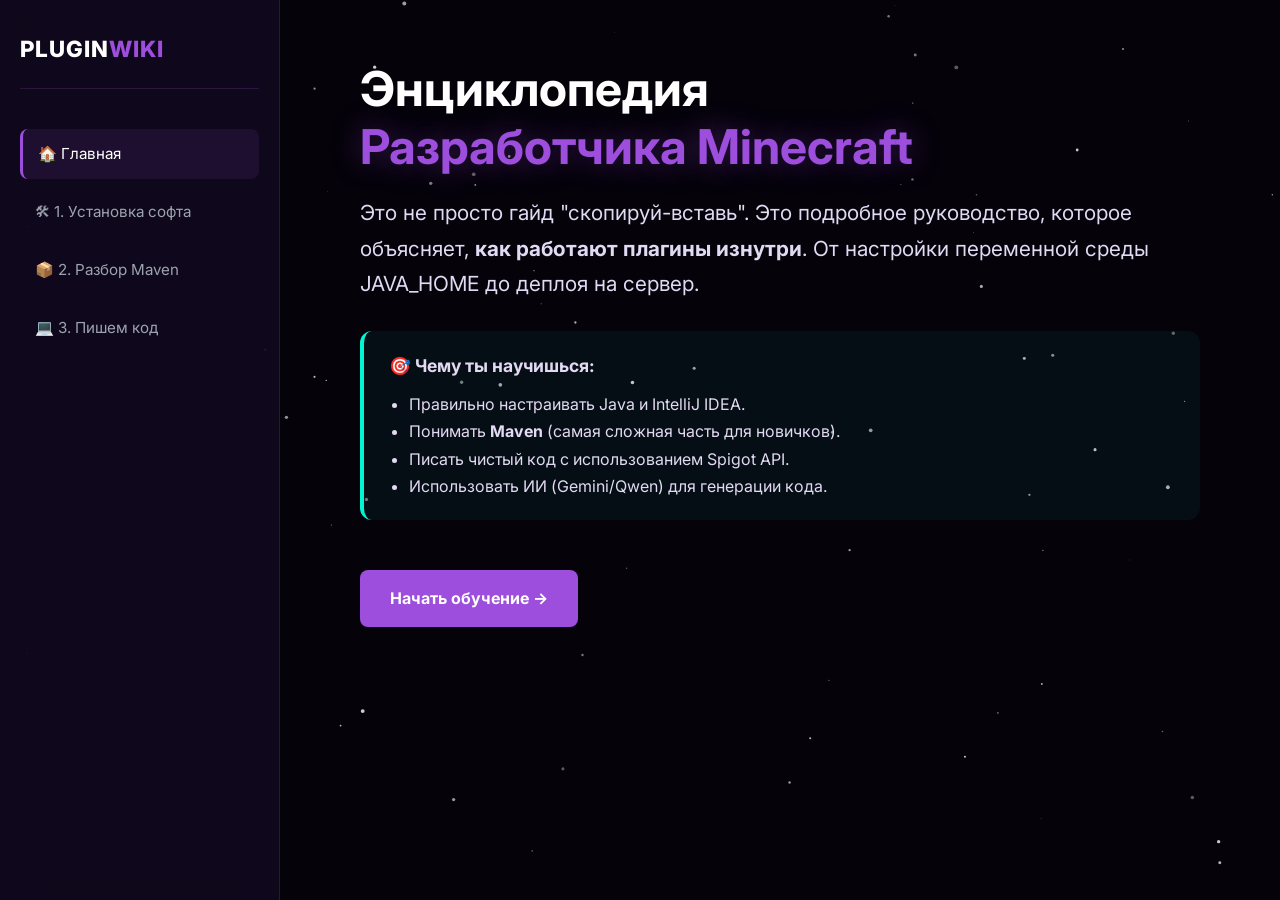
<file: index.html>
<!DOCTYPE html>
<html lang="ru">
<head>
    <meta charset="UTF-8">
    <title>Wiki: Создание плагинов</title>
    <link rel="stylesheet" href="style.css">
</head>
<body>
    <nav class="sidebar">
        <div class="logo">Plugin<span>Wiki</span></div>
        <ul class="nav-links">
            <li><a href="index.html">🏠 Главная</a></li>
            <li><a href="setup.html">🛠 1. Установка софта</a></li>
            <li><a href="maven.html">📦 2. Разбор Maven</a></li>
            <li><a href="coding.html">💻 3. Пишем код</a></li>
        </ul>
    </nav>

    <main class="main-content">
        <h1>Энциклопедия<br><span>Разработчика Minecraft</span></h1>
        <p style="font-size: 1.3rem; max-width: 800px;">
            Это не просто гайд "скопируй-вставь". Это подробное руководство, которое объясняет, 
            <strong>как работают плагины изнутри</strong>. От настройки переменной среды JAVA_HOME до деплоя на сервер.
        </p>

        <div class="alert alert-info">
            <h4>🎯 Чему ты научишься:</h4>
            <ul style="margin-left: 20px;">
                <li>Правильно настраивать Java и IntelliJ IDEA.</li>
                <li>Понимать <strong>Maven</strong> (самая сложная часть для новичков).</li>
                <li>Писать чистый код с использованием Spigot API.</li>
                <li>Использовать ИИ (Gemini/Qwen) для генерации кода.</li>
            </ul>
        </div>
        
        <a href="setup.html" style="background: var(--primary); color: white; padding: 15px 30px; text-decoration: none; border-radius: 8px; display: inline-block; margin-top: 20px; font-weight: bold;">Начать обучение →</a>
    </main>

    <script src="script.js"></script>
</body>
</html>
</file>
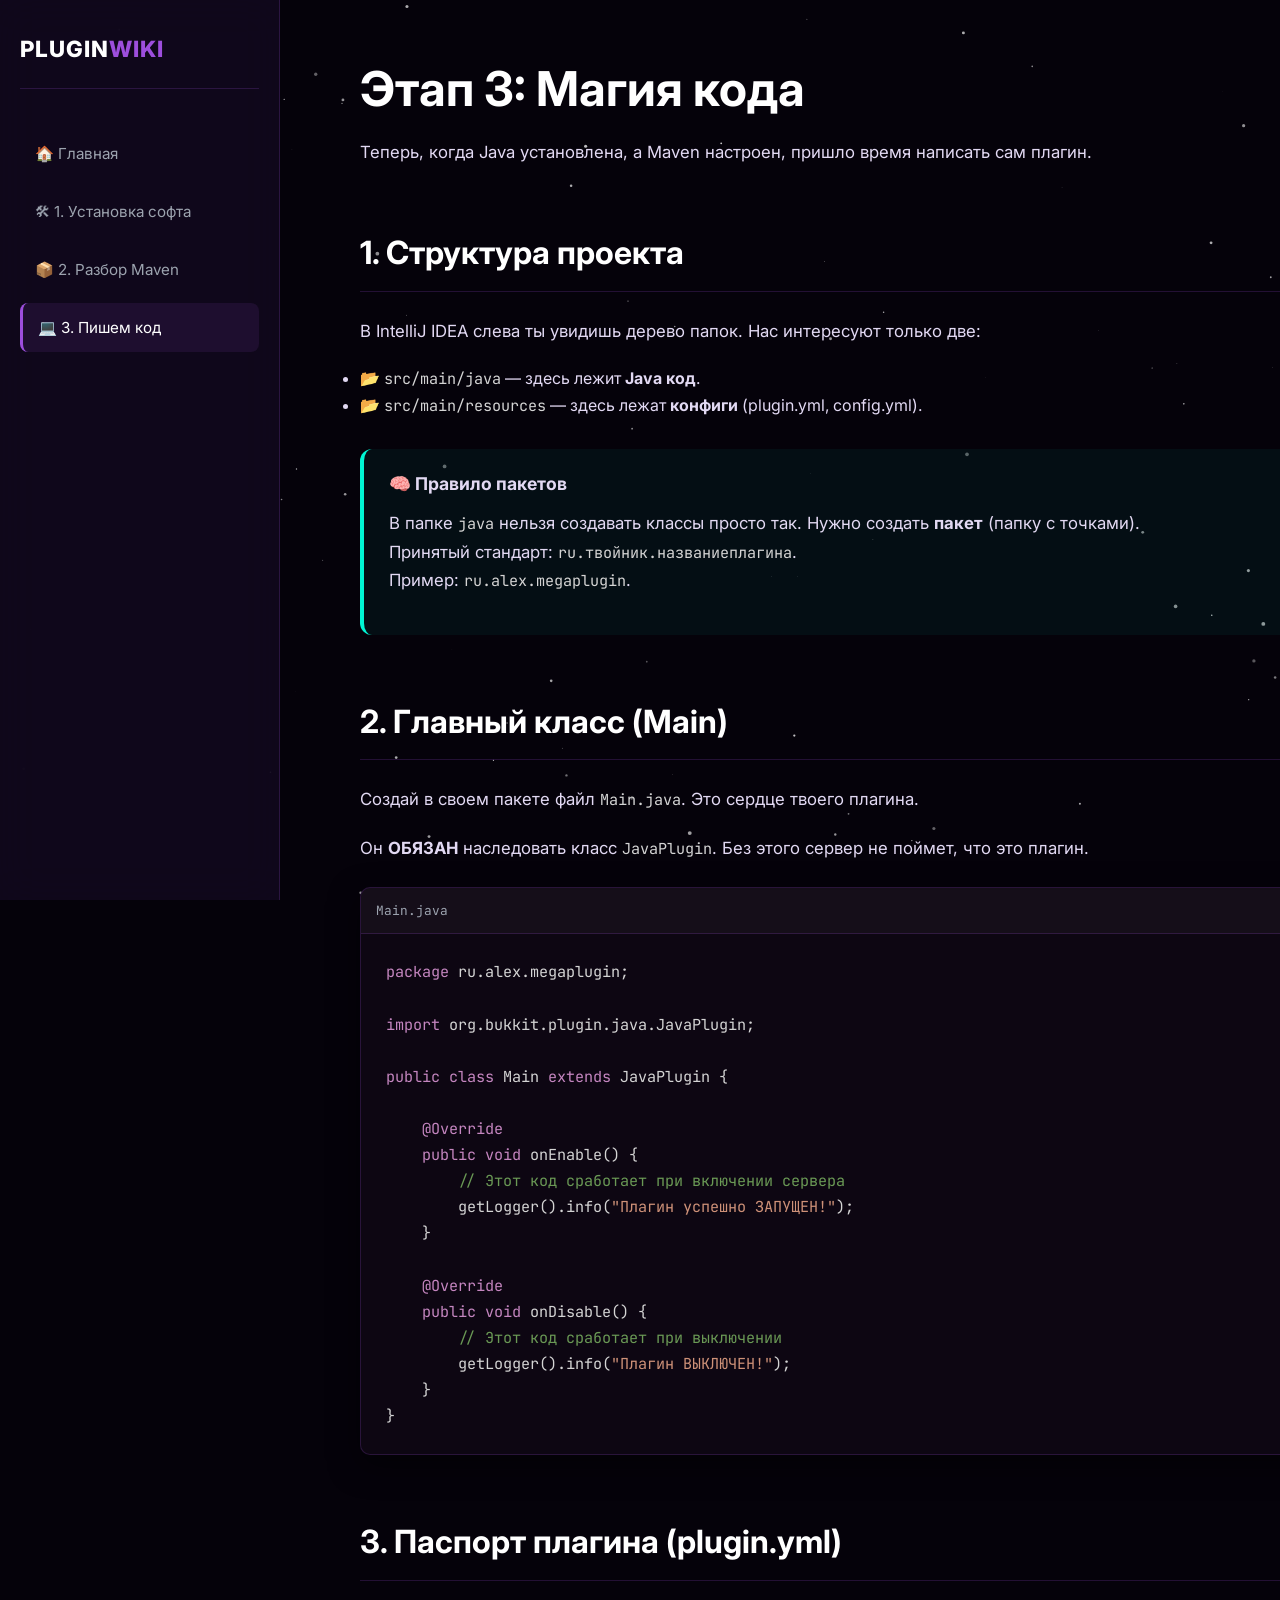
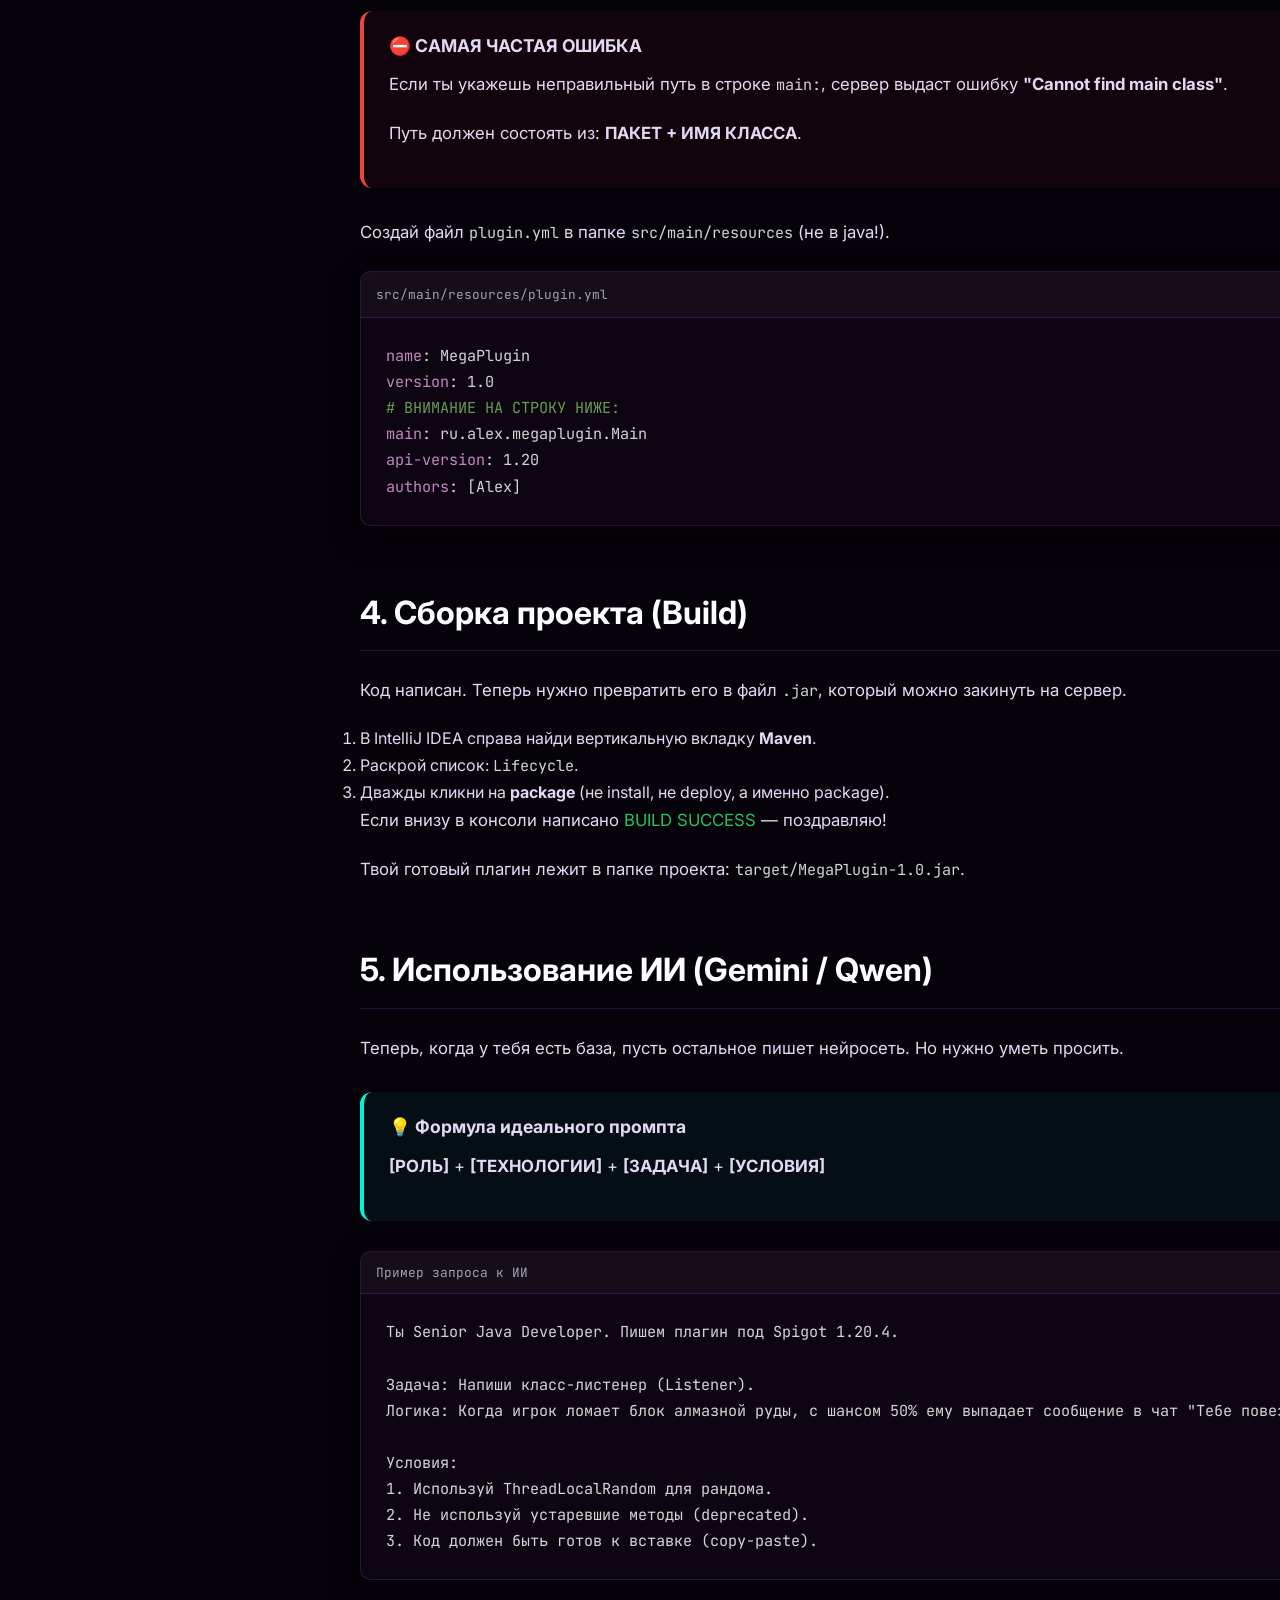
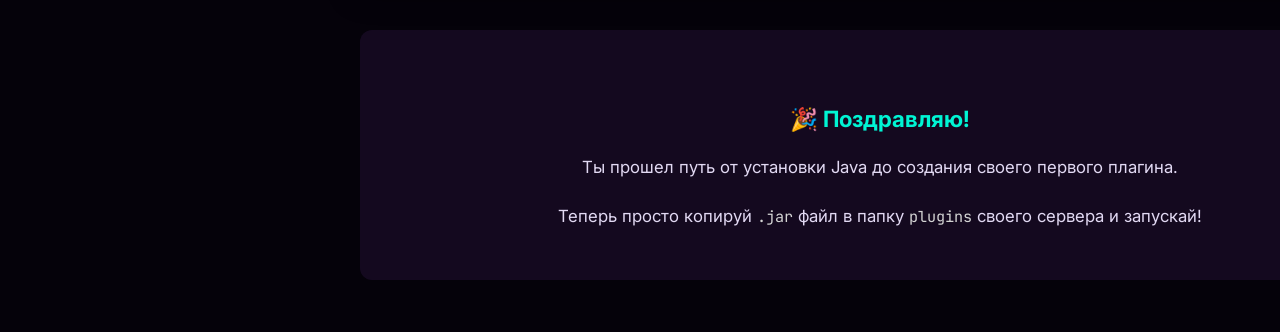
<file: coding.html>
<!DOCTYPE html>
<html lang="ru">
<head>
    <meta charset="UTF-8">
    <title>Этап 3: Кодинг и Сборка</title>
    <link rel="stylesheet" href="style.css">
</head>
<body>
    <nav class="sidebar">
        <div class="logo">Plugin<span>Wiki</span></div>
        <ul class="nav-links">
            <li><a href="index.html">🏠 Главная</a></li>
            <li><a href="setup.html">🛠 1. Установка софта</a></li>
            <li><a href="maven.html">📦 2. Разбор Maven</a></li>
            <li><a href="coding.html" class="active">💻 3. Пишем код</a></li>
        </ul>
    </nav>

    <main class="main-content">
        <h1>Этап 3: Магия кода</h1>
        <p>Теперь, когда Java установлена, а Maven настроен, пришло время написать сам плагин.</p>

        <h2>1. Структура проекта</h2>
        <p>В IntelliJ IDEA слева ты увидишь дерево папок. Нас интересуют только две:</p>
        <ul>
            <li>📂 <code>src/main/java</code> — здесь лежит <strong>Java код</strong>.</li>
            <li>📂 <code>src/main/resources</code> — здесь лежат <strong>конфиги</strong> (plugin.yml, config.yml).</li>
        </ul>

        <div class="alert alert-info">
            <h4>🧠 Правило пакетов</h4>
            <p>В папке <code>java</code> нельзя создавать классы просто так. Нужно создать <strong>пакет</strong> (папку с точками).<br>
            Принятый стандарт: <code>ru.твойник.названиеплагина</code>.<br>
            Пример: <code>ru.alex.megaplugin</code>.</p>
        </div>

        <h2>2. Главный класс (Main)</h2>
        <p>Создай в своем пакете файл <code>Main.java</code>. Это сердце твоего плагина.</p>
        <p>Он <strong>ОБЯЗАН</strong> наследовать класс <code>JavaPlugin</code>. Без этого сервер не поймет, что это плагин.</p>

        <div class="code-box">
            <div class="code-header"><span class="filename">Main.java</span><button class="copy-btn">Копировать</button></div>
            <pre><code><span class="kw">package</span> ru.alex.megaplugin;

<span class="kw">import</span> org.bukkit.plugin.java.JavaPlugin;

<span class="kw">public class</span> Main <span class="kw">extends</span> JavaPlugin {

    <span class="kw">@Override</span>
    <span class="kw">public void</span> onEnable() {
        <span class="com">// Этот код сработает при включении сервера</span>
        getLogger().info(<span class="str">"Плагин успешно ЗАПУЩЕН!"</span>);
    }

    <span class="kw">@Override</span>
    <span class="kw">public void</span> onDisable() {
        <span class="com">// Этот код сработает при выключении</span>
        getLogger().info(<span class="str">"Плагин ВЫКЛЮЧЕН!"</span>);
    }
}</code></pre>
        </div>

        <h2>3. Паспорт плагина (plugin.yml)</h2>
        <div class="alert alert-danger">
            <h4>⛔️ САМАЯ ЧАСТАЯ ОШИБКА</h4>
            <p>Если ты укажешь неправильный путь в строке <code>main:</code>, сервер выдаст ошибку <strong>"Cannot find main class"</strong>.</p>
            <p>Путь должен состоять из: <strong>ПАКЕТ + ИМЯ КЛАССА</strong>.</p>
        </div>

        <p>Создай файл <code>plugin.yml</code> в папке <code>src/main/resources</code> (не в java!).</p>

        <div class="code-box">
            <div class="code-header"><span class="filename">src/main/resources/plugin.yml</span><button class="copy-btn">Копировать</button></div>
            <pre><code><span class="kw">name</span>: MegaPlugin
<span class="kw">version</span>: 1.0
<span class="com"># ВНИМАНИЕ НА СТРОКУ НИЖЕ:</span>
<span class="kw">main</span>: ru.alex.megaplugin.Main
<span class="kw">api-version</span>: 1.20
<span class="kw">authors</span>: [Alex]</code></pre>
        </div>

        <h2>4. Сборка проекта (Build)</h2>
        <p>Код написан. Теперь нужно превратить его в файл <code>.jar</code>, который можно закинуть на сервер.</p>
        <ol>
            <li>В IntelliJ IDEA справа найди вертикальную вкладку <strong>Maven</strong>.</li>
            <li>Раскрой список: <code>Lifecycle</code>.</li>
            <li>Дважды кликни на <strong>package</strong> (не install, не deploy, а именно package).</li>
        </ol>
        <p>Если внизу в консоли написано <span style="color:var(--success)">BUILD SUCCESS</span> — поздравляю!</p>
        <p>Твой готовый плагин лежит в папке проекта: <code>target/MegaPlugin-1.0.jar</code>.</p>

        <h2>5. Использование ИИ (Gemini / Qwen)</h2>
        <p>Теперь, когда у тебя есть база, пусть остальное пишет нейросеть. Но нужно уметь просить.</p>

        <div class="alert alert-info">
            <h4>💡 Формула идеального промпта</h4>
            <p><strong>[РОЛЬ]</strong> + <strong>[ТЕХНОЛОГИИ]</strong> + <strong>[ЗАДАЧА]</strong> + <strong>[УСЛОВИЯ]</strong></p>
        </div>

        <div class="code-box">
            <div class="code-header"><span class="filename">Пример запроса к ИИ</span></div>
            <pre><code>Ты Senior Java Developer. Пишем плагин под Spigot 1.20.4.

Задача: Напиши класс-листенер (Listener).
Логика: Когда игрок ломает блок алмазной руды, с шансом 50% ему выпадает сообщение в чат "Тебе повезло!", а с шансом 50% бьет молния.

Условия:
1. Используй ThreadLocalRandom для рандома.
2. Не используй устаревшие методы (deprecated).
3. Код должен быть готов к вставке (copy-paste).</code></pre>
        </div>

        <div style="margin-top: 50px; padding: 30px; background: rgba(157, 78, 221, 0.1); border-radius: 12px; text-align: center;">
            <h3>🎉 Поздравляю!</h3>
            <p>Ты прошел путь от установки Java до создания своего первого плагина.</p>
            <p>Теперь просто копируй <code>.jar</code> файл в папку <code>plugins</code> своего сервера и запускай!</p>
        </div>

    </main>
    <script src="script.js"></script>
</body>
</html>
</file>
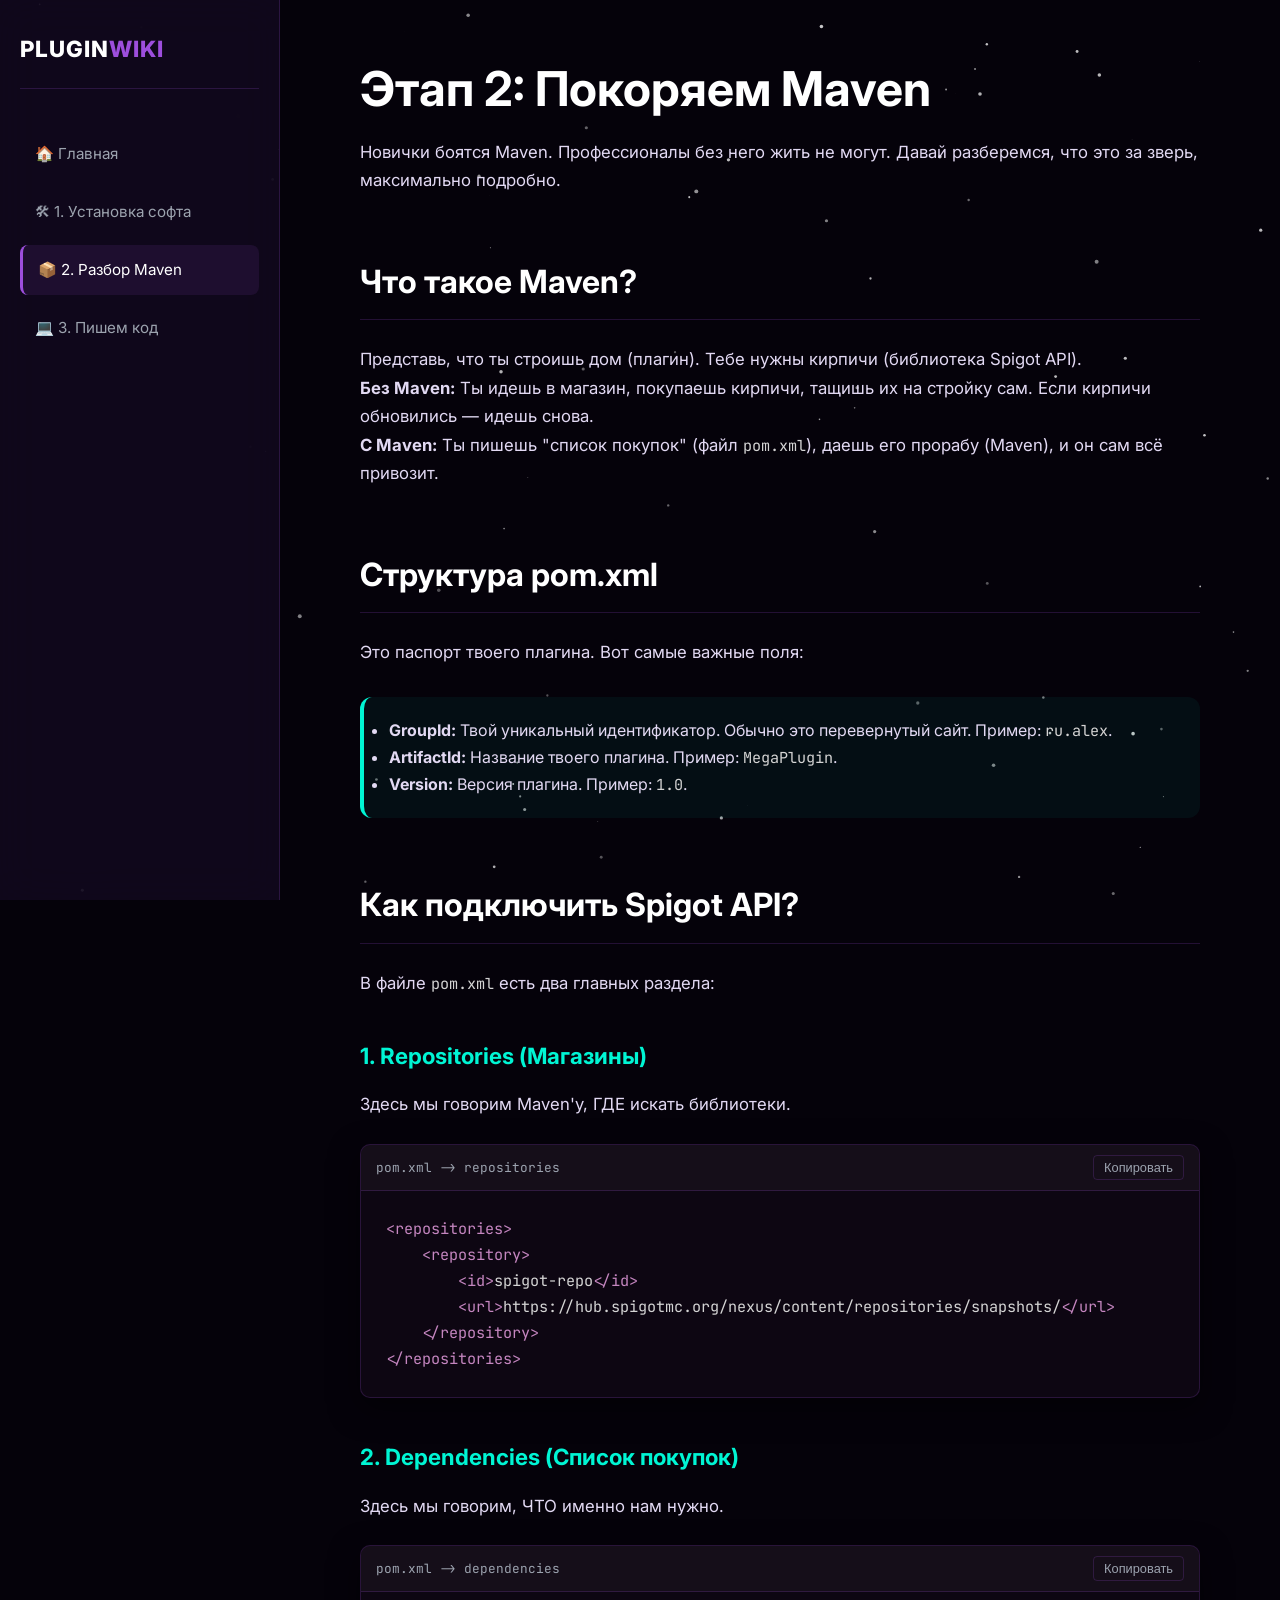
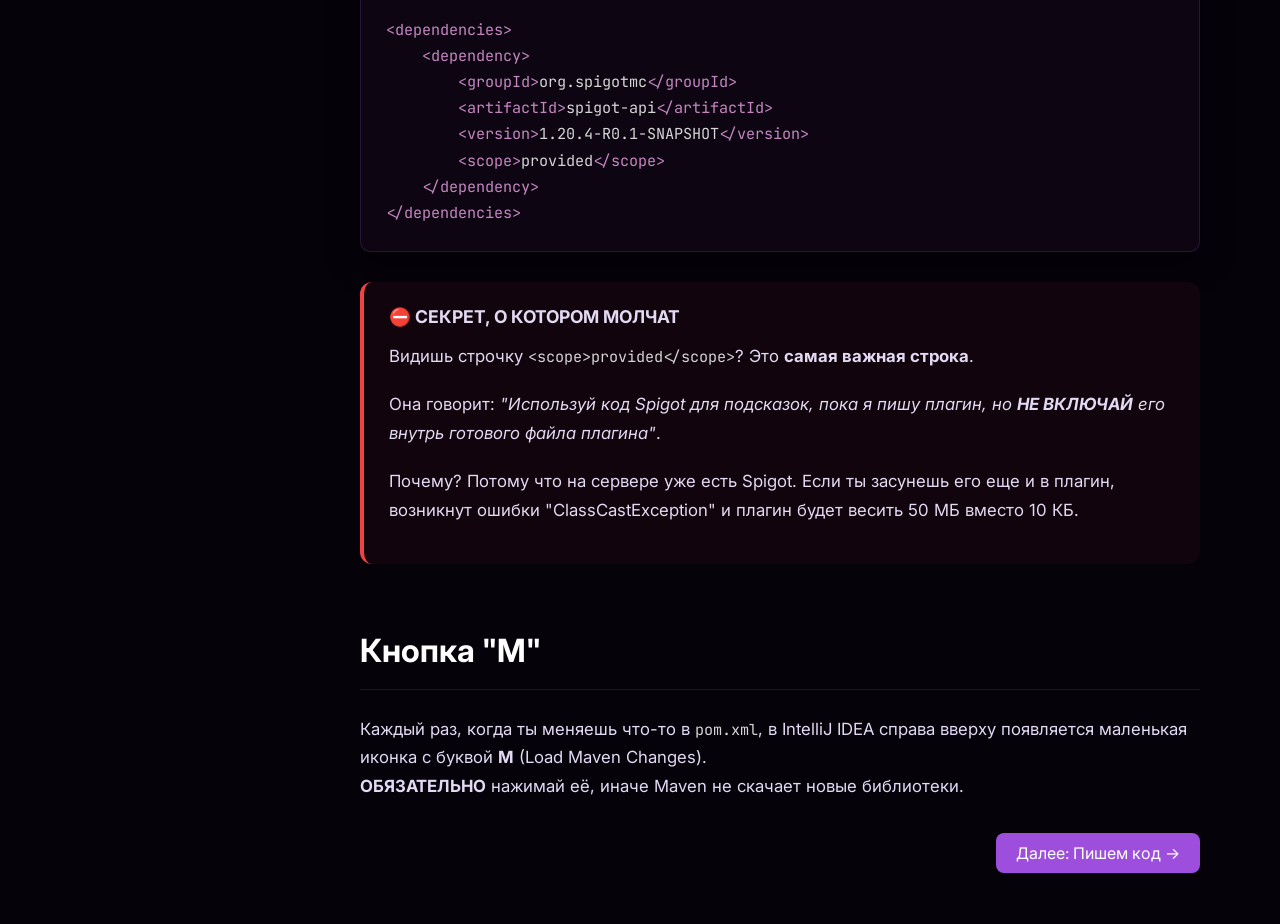
<file: maven.html>
<!DOCTYPE html>
<html lang="ru">
<head>
    <meta charset="UTF-8">
    <title>Этап 2: Maven Deep Dive</title>
    <link rel="stylesheet" href="style.css">
</head>
<body>
    <nav class="sidebar">
        <div class="logo">Plugin<span>Wiki</span></div>
        <ul class="nav-links">
            <li><a href="index.html">🏠 Главная</a></li>
            <li><a href="setup.html">🛠 1. Установка софта</a></li>
            <li><a href="maven.html" class="active">📦 2. Разбор Maven</a></li>
            <li><a href="coding.html">💻 3. Пишем код</a></li>
        </ul>
    </nav>

    <main class="main-content">
        <h1>Этап 2: Покоряем Maven</h1>
        <p>Новички боятся Maven. Профессионалы без него жить не могут. Давай разберемся, что это за зверь, максимально подробно.</p>

        <h2>Что такое Maven?</h2>
        <p>Представь, что ты строишь дом (плагин). Тебе нужны кирпичи (библиотека Spigot API). 
        <br><strong>Без Maven:</strong> Ты идешь в магазин, покупаешь кирпичи, тащишь их на стройку сам. Если кирпичи обновились — идешь снова.
        <br><strong>С Maven:</strong> Ты пишешь "список покупок" (файл <code>pom.xml</code>), даешь его прорабу (Maven), и он сам всё привозит.</p>

        <h2>Структура pom.xml</h2>
        <p>Это паспорт твоего плагина. Вот самые важные поля:</p>
        
        <div class="alert alert-info">
            <ul>
                <li><strong>GroupId:</strong> Твой уникальный идентификатор. Обычно это перевернутый сайт. Пример: <code>ru.alex</code>.</li>
                <li><strong>ArtifactId:</strong> Название твоего плагина. Пример: <code>MegaPlugin</code>.</li>
                <li><strong>Version:</strong> Версия плагина. Пример: <code>1.0</code>.</li>
            </ul>
        </div>

        <h2>Как подключить Spigot API?</h2>
        <p>В файле <code>pom.xml</code> есть два главных раздела:</p>
        
        <h3>1. Repositories (Магазины)</h3>
        <p>Здесь мы говорим Maven'у, ГДЕ искать библиотеки.</p>
        <div class="code-box">
            <div class="code-header"><span class="filename">pom.xml -> repositories</span><button class="copy-btn">Копировать</button></div>
            <pre><code><span class="kw">&lt;repositories&gt;</span>
    <span class="kw">&lt;repository&gt;</span>
        <span class="kw">&lt;id&gt;</span>spigot-repo<span class="kw">&lt;/id&gt;</span>
        <span class="kw">&lt;url&gt;</span>https://hub.spigotmc.org/nexus/content/repositories/snapshots/<span class="kw">&lt;/url&gt;</span>
    <span class="kw">&lt;/repository&gt;</span>
<span class="kw">&lt;/repositories&gt;</span></code></pre>
        </div>

        <h3>2. Dependencies (Список покупок)</h3>
        <p>Здесь мы говорим, ЧТО именно нам нужно.</p>
        <div class="code-box">
            <div class="code-header"><span class="filename">pom.xml -> dependencies</span><button class="copy-btn">Копировать</button></div>
            <pre><code><span class="kw">&lt;dependencies&gt;</span>
    <span class="kw">&lt;dependency&gt;</span>
        <span class="kw">&lt;groupId&gt;</span>org.spigotmc<span class="kw">&lt;/groupId&gt;</span>
        <span class="kw">&lt;artifactId&gt;</span>spigot-api<span class="kw">&lt;/artifactId&gt;</span>
        <span class="kw">&lt;version&gt;</span>1.20.4-R0.1-SNAPSHOT<span class="kw">&lt;/version&gt;</span>
        <span class="kw">&lt;scope&gt;</span>provided<span class="kw">&lt;/scope&gt;</span>
    <span class="kw">&lt;/dependency&gt;</span>
<span class="kw">&lt;/dependencies&gt;</span></code></pre>
        </div>

        <div class="alert alert-danger">
            <h4>⛔️ СЕКРЕТ, О КОТОРОМ МОЛЧАТ</h4>
            <p>Видишь строчку <code>&lt;scope&gt;provided&lt;/scope&gt;</code>? Это <strong>самая важная строка</strong>.</p>
            <p>Она говорит: <em>"Используй код Spigot для подсказок, пока я пишу плагин, но <strong>НЕ ВКЛЮЧАЙ</strong> его внутрь готового файла плагина"</em>.</p>
            <p>Почему? Потому что на сервере уже есть Spigot. Если ты засунешь его еще и в плагин, возникнут ошибки "ClassCastException" и плагин будет весить 50 МБ вместо 10 КБ.</p>
        </div>

        <h2>Кнопка "M"</h2>
        <p>Каждый раз, когда ты меняешь что-то в <code>pom.xml</code>, в IntelliJ IDEA справа вверху появляется маленькая иконка с буквой <strong>M</strong> (Load Maven Changes). <br><strong>ОБЯЗАТЕЛЬНО</strong> нажимай её, иначе Maven не скачает новые библиотеки.</p>

        <div style="margin-top: 40px; text-align: right;">
            <a href="coding.html" style="background: var(--primary); color: white; padding: 10px 20px; text-decoration: none; border-radius: 8px;">Далее: Пишем код →</a>
        </div>
    </main>
    <script src="script.js"></script>
</body>
</html>
</file>
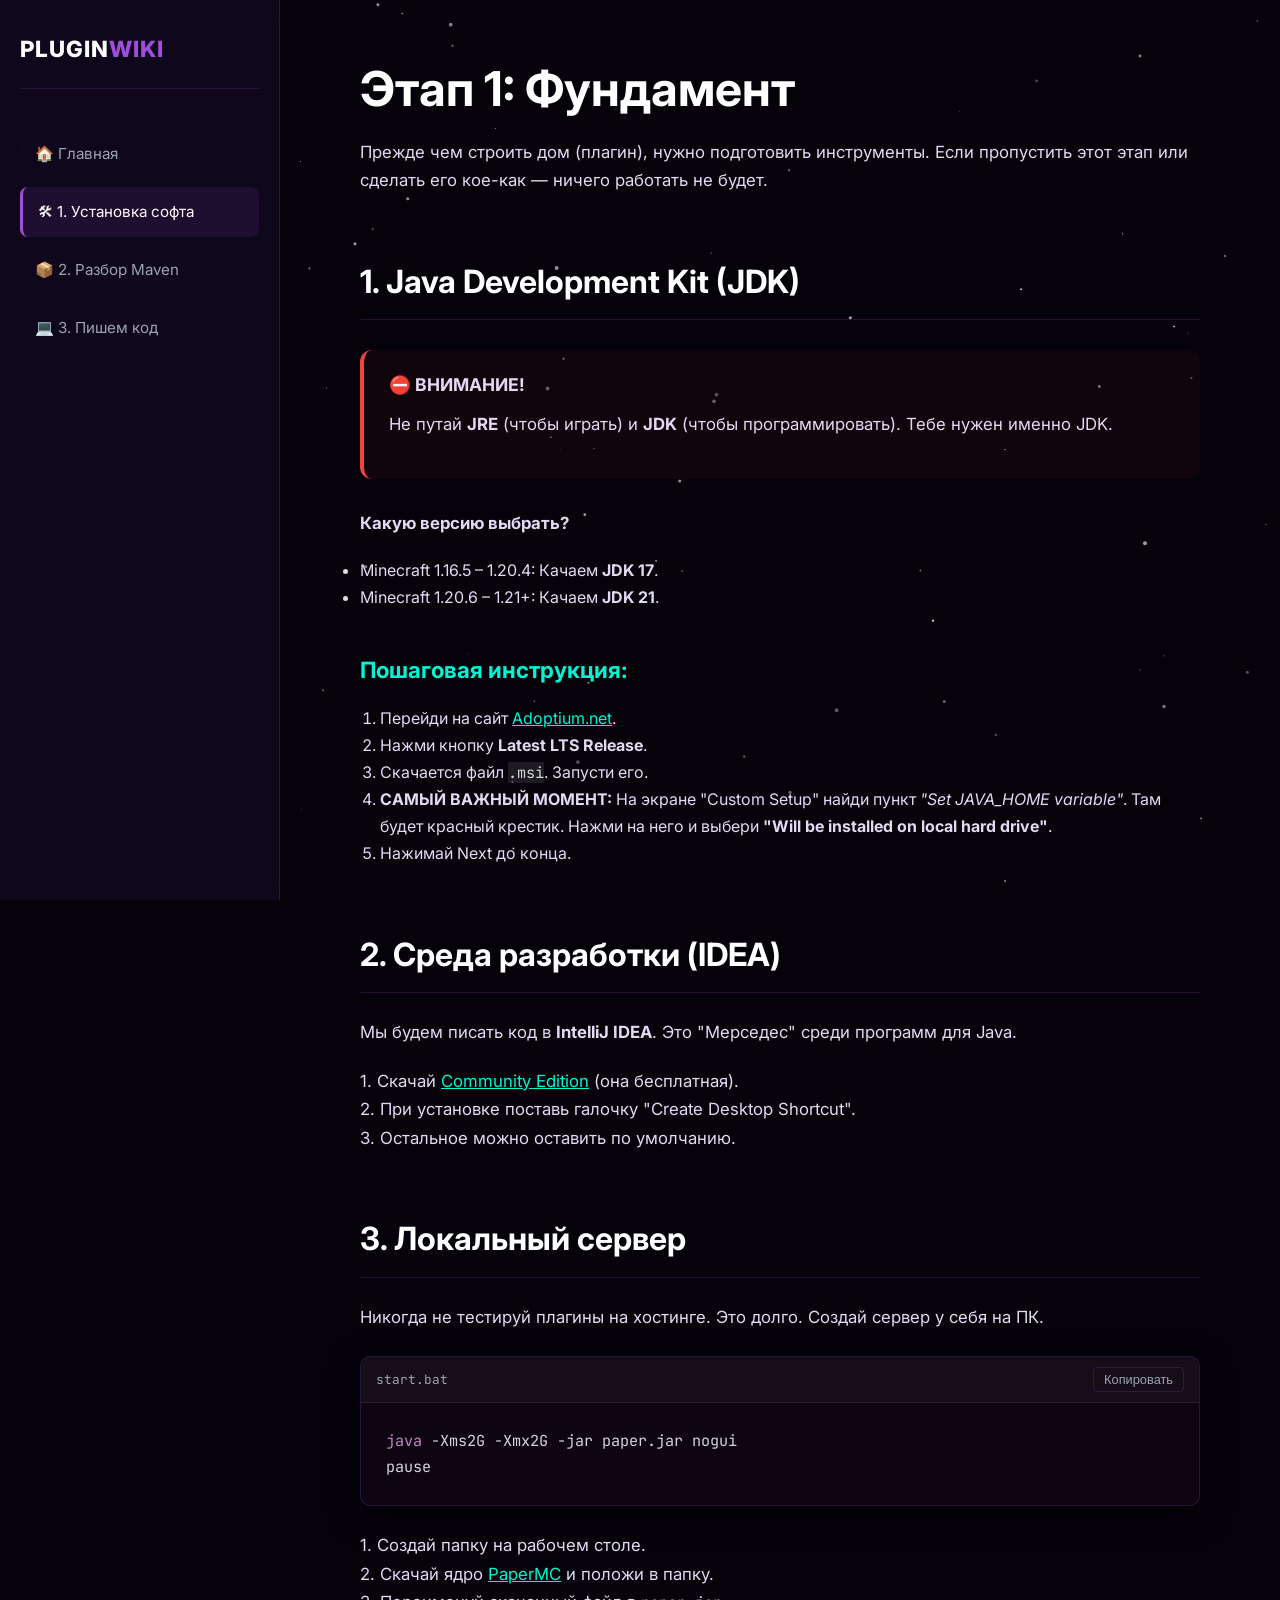
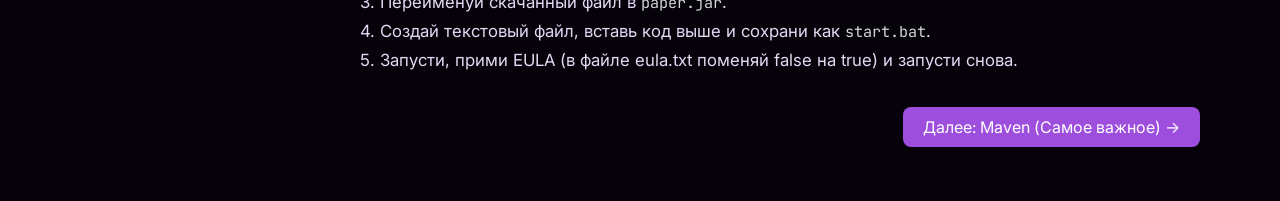
<file: setup.html>
<!DOCTYPE html>
<html lang="ru">
<head>
    <meta charset="UTF-8">
    <title>Этап 1: Установка софта</title>
    <link rel="stylesheet" href="style.css">
</head>
<body>
    <nav class="sidebar">
        <div class="logo">Plugin<span>Wiki</span></div>
        <ul class="nav-links">
            <li><a href="index.html">🏠 Главная</a></li>
            <li><a href="setup.html" class="active">🛠 1. Установка софта</a></li>
            <li><a href="maven.html">📦 2. Разбор Maven</a></li>
            <li><a href="coding.html">💻 3. Пишем код</a></li>
        </ul>
    </nav>

    <main class="main-content">
        <h1>Этап 1: Фундамент</h1>
        <p>Прежде чем строить дом (плагин), нужно подготовить инструменты. Если пропустить этот этап или сделать его кое-как — ничего работать не будет.</p>

        <h2>1. Java Development Kit (JDK)</h2>
        <div class="alert alert-danger">
            <h4>⛔️ ВНИМАНИЕ!</h4>
            <p>Не путай <strong>JRE</strong> (чтобы играть) и <strong>JDK</strong> (чтобы программировать). Тебе нужен именно JDK.</p>
        </div>

        <p><strong>Какую версию выбрать?</strong></p>
        <ul>
            <li>Minecraft 1.16.5 – 1.20.4: Качаем <strong>JDK 17</strong>.</li>
            <li>Minecraft 1.20.6 – 1.21+: Качаем <strong>JDK 21</strong>.</li>
        </ul>

        <h3>Пошаговая инструкция:</h3>
        <ol style="margin-left: 20px;">
            <li>Перейди на сайт <a href="https://adoptium.net/" target="_blank" style="color:var(--secondary)">Adoptium.net</a>.</li>
            <li>Нажми кнопку <strong>Latest LTS Release</strong>.</li>
            <li>Скачается файл <code style="background:rgba(255,255,255,0.1)">.msi</code>. Запусти его.</li>
            <li><strong>САМЫЙ ВАЖНЫЙ МОМЕНТ:</strong> На экране "Custom Setup" найди пункт <em>"Set JAVA_HOME variable"</em>. Там будет красный крестик. Нажми на него и выбери <strong>"Will be installed on local hard drive"</strong>.</li>
            <li>Нажимай Next до конца.</li>
        </ol>

        <h2>2. Среда разработки (IDEA)</h2>
        <p>Мы будем писать код в <strong>IntelliJ IDEA</strong>. Это "Мерседес" среди программ для Java.</p>
        <p>1. Скачай <a href="https://www.jetbrains.com/idea/download/" style="color:var(--secondary)">Community Edition</a> (она бесплатная).<br>
        2. При установке поставь галочку "Create Desktop Shortcut".<br>
        3. Остальное можно оставить по умолчанию.</p>

        <h2>3. Локальный сервер</h2>
        <p>Никогда не тестируй плагины на хостинге. Это долго. Создай сервер у себя на ПК.</p>
        
        <div class="code-box">
            <div class="code-header"><span class="filename">start.bat</span><button class="copy-btn">Копировать</button></div>
            <pre><code><span class="kw">java</span> -Xms2G -Xmx2G -jar paper.jar nogui
pause</code></pre>
        </div>
        <p>1. Создай папку на рабочем столе.<br>
        2. Скачай ядро <a href="https://papermc.io/downloads" style="color:var(--secondary)">PaperMC</a> и положи в папку.<br>
        3. Переименуй скачанный файл в <code>paper.jar</code>.<br>
        4. Создай текстовый файл, вставь код выше и сохрани как <code>start.bat</code>.<br>
        5. Запусти, прими EULA (в файле eula.txt поменяй false на true) и запусти снова.</p>
        
        <div style="margin-top: 40px; text-align: right;">
            <a href="maven.html" style="background: var(--primary); color: white; padding: 10px 20px; text-decoration: none; border-radius: 8px;">Далее: Maven (Самое важное) →</a>
        </div>
    </main>
    <script src="script.js"></script>
</body>
</html>
</file>
<file: style.css>
/* --- style.css --- */
@import url('https://fonts.googleapis.com/css2?family=Inter:wght@300;400;600;800&family=JetBrains+Mono:wght@400;500;700&display=swap');

:root {
    --bg-dark: #05020a;
    --bg-panel: rgba(20, 10, 35, 0.7);
    --primary: #9d4edd;
    --primary-glow: rgba(157, 78, 221, 0.4);
    --secondary: #00f5d4;
    --text-main: #e2d9f3;
    --text-muted: #9ca3af;
    --border: rgba(157, 78, 221, 0.2);
    --code-bg: #0d0612;
    --success: #22c55e;
    --danger: #ef4444;
}

* { margin: 0; padding: 0; box-sizing: border-box; }

body {
    background-color: var(--bg-dark);
    color: var(--text-main);
    font-family: 'Inter', sans-serif;
    line-height: 1.7;
    display: flex;
    min-height: 100vh;
    overflow-x: hidden;
}

/* ФОН (Звезды) */
#canvas-stars {
    position: fixed; top: 0; left: 0; width: 100%; height: 100%;
    z-index: -2; pointer-events: none;
}

/* САЙДБАР */
.sidebar {
    width: 280px;
    height: 100vh;
    position: fixed;
    background: var(--bg-panel);
    backdrop-filter: blur(20px);
    border-right: 1px solid var(--border);
    padding: 30px 20px;
    overflow-y: auto;
    z-index: 100;
}

.logo {
    font-size: 1.4rem; font-weight: 800; color: #fff; margin-bottom: 40px;
    letter-spacing: 1px; text-transform: uppercase; border-bottom: 1px solid var(--border); padding-bottom: 20px;
}
.logo span { color: var(--primary); }

.nav-links { list-style: none; }
.nav-links li { margin-bottom: 8px; }
.nav-links a {
    display: block; padding: 12px 15px;
    color: var(--text-muted); text-decoration: none;
    border-radius: 8px; transition: 0.3s;
    font-size: 0.95rem;
}
.nav-links a:hover, .nav-links a.active {
    background: rgba(157, 78, 221, 0.1);
    color: #fff;
    border-left: 3px solid var(--primary);
}

/* КОНТЕНТ */
.main-content {
    margin-left: 280px;
    padding: 60px 80px;
    width: 100%;
    max-width: 1200px;
}

h1 { font-size: 3rem; margin-bottom: 20px; line-height: 1.2; color: #fff; }
h1 span { color: var(--primary); text-shadow: 0 0 30px var(--primary-glow); }
h2 { font-size: 2rem; margin-top: 60px; margin-bottom: 25px; color: #fff; border-bottom: 1px solid var(--border); padding-bottom: 10px; }
h3 { font-size: 1.4rem; margin-top: 40px; margin-bottom: 15px; color: var(--secondary); }
p { margin-bottom: 20px; font-size: 1.05rem; }

/* ИНФО-БЛОКИ */
.alert {
    padding: 20px 25px; border-radius: 12px; margin: 30px 0;
    border-left: 4px solid;
}
.alert-info { background: rgba(0, 245, 212, 0.05); border-color: var(--secondary); }
.alert-danger { background: rgba(239, 68, 68, 0.05); border-color: var(--danger); }
.alert h4 { margin-bottom: 10px; font-weight: 700; color: inherit; font-size: 1.1rem; }

/* КОД (Стиль MacOS) */
.code-box {
    background: var(--code-bg); border: 1px solid var(--border);
    border-radius: 10px; margin: 25px 0; overflow: hidden;
    box-shadow: 0 10px 30px rgba(0,0,0,0.5);
}
.code-header {
    background: rgba(255,255,255,0.03); padding: 10px 15px;
    display: flex; justify-content: space-between; align-items: center;
    border-bottom: 1px solid var(--border);
}
.dots { display: flex; gap: 6px; }
.dot { width: 10px; height: 10px; border-radius: 50%; }
.dot.red { background: #ff5f56; } .dot.yellow { background: #ffbd2e; } .dot.green { background: #27c93f; }
.filename { font-family: 'JetBrains Mono'; font-size: 0.8rem; color: var(--text-muted); }

.copy-btn {
    background: transparent; border: 1px solid var(--border); color: var(--text-muted);
    padding: 4px 10px; border-radius: 4px; cursor: pointer; transition: 0.2s; font-size: 0.8rem;
}
.copy-btn:hover { background: var(--primary); color: white; border-color: var(--primary); }

pre { padding: 25px; overflow-x: auto; margin: 0; }
code { font-family: 'JetBrains Mono', monospace; font-size: 0.95rem; color: #d4d4d4; }

.kw { color: #c586c0; } /* Keyword */
.str { color: #ce9178; } /* String */
.fn { color: #dcdcaa; } /* Function */
.com { color: #6a9955; } /* Comment */

/* Адаптив */
@media (max-width: 900px) {
    .sidebar { display: none; }
    .main-content { margin-left: 0; padding: 20px; }
}
</file>
